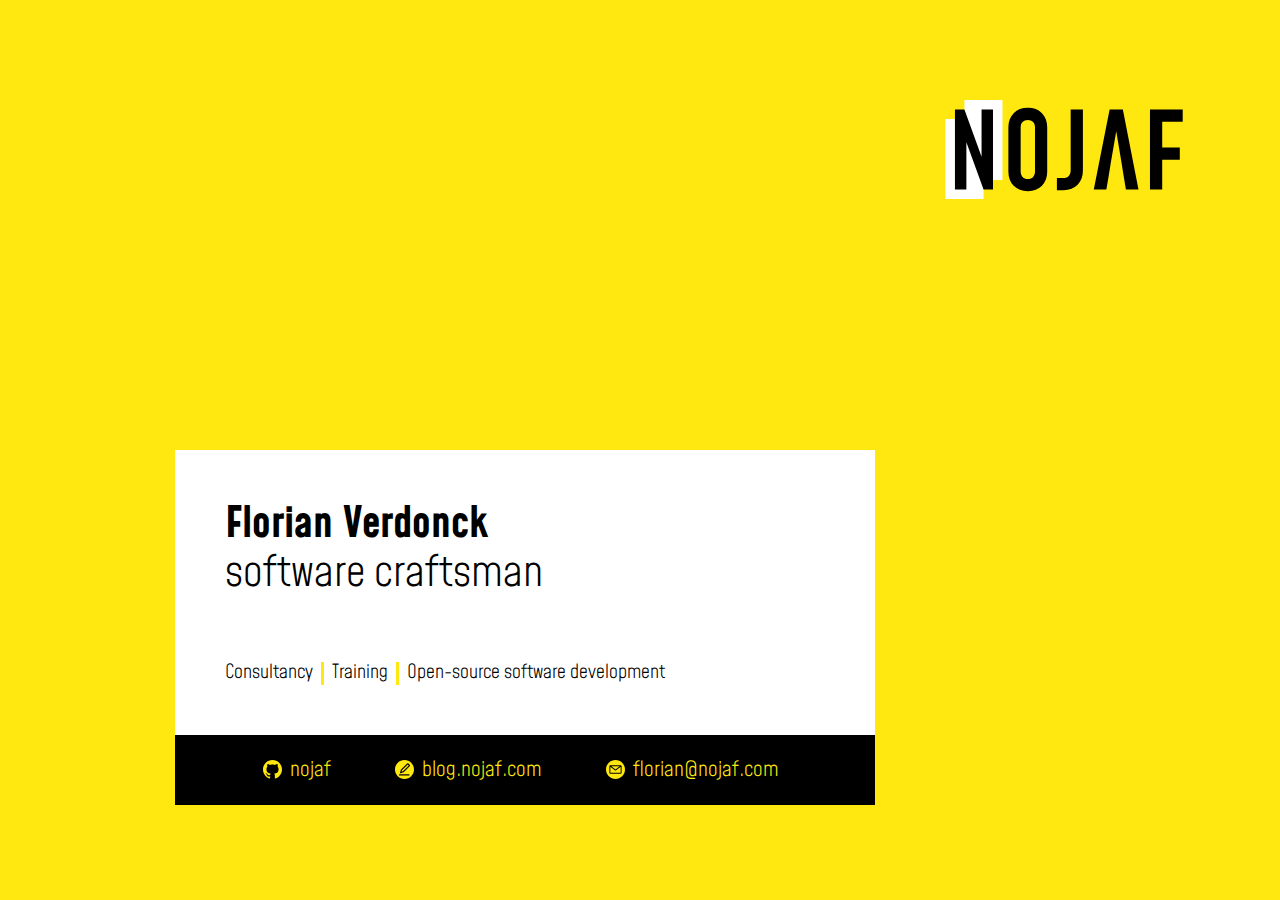
<file: index.html>
<!DOCTYPE html>
<html>

<head>
    <title>nojaf.com | Florian Verdonck</title>
    <link rel="apple-touch-icon" sizes="180x180" href="/apple-touch-icon.png">
    <link rel="icon" type="image/png" sizes="32x32" href="/favicon-32x32.png">
    <link rel="icon" type="image/png" sizes="16x16" href="/favicon-16x16.png">
    <link rel="manifest" href="/site.webmanifest">
    <link rel="mask-icon" href="/safari-pinned-tab.svg" color="#5bbad5">
    <meta name="msapplication-TileColor" content="#da532c">
    <meta name="theme-color" content="#ffffff">
    <link rel="preconnect" href="https://fonts.googleapis.com">
    <link rel="preconnect" href="https://fonts.gstatic.com" crossorigin>
    <link href="https://fonts.googleapis.com/css2?family=Mohave:wght@300;700&display=swap" rel="stylesheet">
    <link rel="stylesheet" type="text/css" href="style.css">
    <meta name="viewport" content="initial-scale=1, maximum-scale=1">
    <link rel="icon" href="favicon.ico?v=1" type="image/icon">
    <meta name="description"
          content="Homepage of Nojaf BV, a freelance software craftsman.">
    <meta name="author" content="Florian Verdonck">
    <meta name="robots" content="index, follow">
    <meta name="keywords"
          content="nojaf, nojaf.com,Florian Verdonck,Florian,Verdonck,software craftsman,Open source,FSharp">
    <base target="_blank"/>
</head>

<body>
<img id="logo" src="/images/logo.svg" alt="Logo Nojaf BV">
<main>
    <div id="inner">
        <h1>Florian Verdonck</h1>
        <h2>software craftsman</h2>
        <ul>
            <li>Consultancy</li>
            <li>Training</li>
            <li>Open-source software development</li>
        </ul> 
    </div>
    <footer>
        <ul>
            <li>
                <a href="https://github.com/nojaf">
                    <img src="/images/github.svg" alt="Github logo">
                    nojaf</a>
            </li>
            <li>
                <a href="https://blog.nojaf.com/">
                    <img src="/images/blog.svg" alt="Blog icon">
                    blog.nojaf.com</a>
            </li>
            <li>
                <a href="mailto:florian@nojaf.com">
                    <img src="/images/mail.svg" alt="Mail icon">
                    florian@nojaf.com</a>
            </li>
        </ul>
    </footer>
</main>
</body>

</html>
</file>
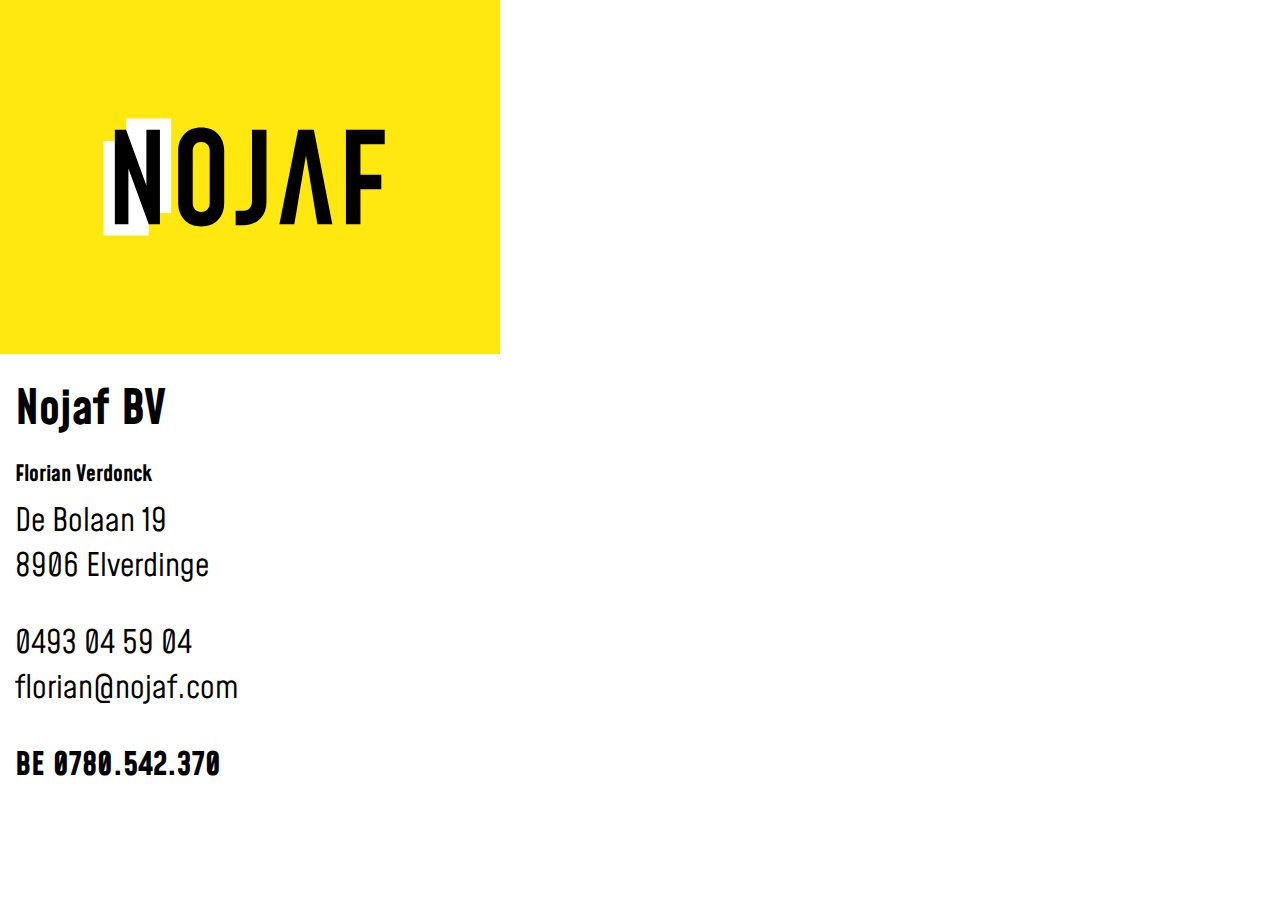
<file: vat.html>
<!DOCTYPE html>
<html>

<head>
    <title>nojaf.com | VAT</title>
    <meta name="robots" content="noindex">
    <link rel="apple-touch-icon" sizes="180x180" href="/apple-touch-icon.png">
    <link rel="icon" type="image/png" sizes="32x32" href="/favicon-32x32.png">
    <link rel="icon" type="image/png" sizes="16x16" href="/favicon-16x16.png">
    <link rel="manifest" href="/site.webmanifest">
    <link rel="mask-icon" href="/safari-pinned-tab.svg" color="#5bbad5">
    <meta name="msapplication-TileColor" content="#da532c">
    <meta name="theme-color" content="#ffffff">
    <link rel="preconnect" href="https://fonts.googleapis.com">
    <link rel="preconnect" href="https://fonts.gstatic.com" crossorigin>
    <link href="https://fonts.googleapis.com/css2?family=Mohave:wght@300;700&display=swap" rel="stylesheet">
    <link rel="stylesheet" type="text/css" href="vat.css">
    <meta name="viewport" content="initial-scale=1, maximum-scale=1">
    <link rel="icon" href="favicon.ico?v=1" type="image/icon">
    <meta name="author" content="Florian Verdonck">
    <base target="_blank"/>
</head>

<body>
<img id="logo" src="/images/logo.svg" alt="Logo Nojaf BV">
<main>
    <h1>Nojaf BV</h1>
    <h2>Florian Verdonck</h2>
    <address>
        De Bolaan 19<br />
        8906 Elverdinge<br />
    </address>
    <p>0493 04 59 04</br>
       florian@nojaf.com</p>
    <strong>BE 0780.542.370</strong>
</main>
</body>

</html>
</file>
<file: style.css>
html {
    font-family: 'Mohave', sans-serif;
}

body {
    background-color: #ffe710;
    padding: 0;
    margin: 0;
}

main {
    padding: 0;
    margin: 15px;
}

#inner {
    background-color: #fff;
    padding: 15px;
}

h1 {
    font-size: 2.66rem;
    line-height: 3.0833rem;
    font-weight: bold;
    margin: 0;
    padding: 0;
}

h2 {
    font-size: 2.66rem;
    line-height: 3.0833rem;
    font-weight: lighter;
    padding: 0;
    margin: 0 0 3rem;
}

ul {
    margin: 0;
    padding: 0;
}

#inner ul {
    display: flex;
    flex-wrap: wrap;
}

#inner ul li {
    display: inline-block;
    padding-right: 0.5rem;
    padding-left: 0.5rem;
    margin-bottom: 0.5rem;
    font-size: 1.2rem;
    line-height: 1.4rem;
    font-weight: 300;
}

#inner ul li:first-child {
    padding-left: 0;
}

#inner ul li:not(:first-child) {
    border-left: 3px solid #ffe710;
}

footer {
    background-color: #000;
}

footer ul {
    padding: 1rem 2rem;
    display: flex;
    flex-wrap: wrap;
}

footer ul li a {
    display: flex;
    align-items: center;
    margin-right: 0.5rem;
    font-weight: 300;
    font-size: 1.2rem;
    line-height: 2.4rem;
}

footer ul li a img {
    height: 1.2rem;
    margin-right: 0.5rem;
}

footer ul li a:hover {

}

footer ul li a:visited {
    color: #ffe710;
}

footer ul li a:link {
    color: #ffe710;
    text-decoration: none;
}

@media (min-width: 768px) {
    #logo {
        position: fixed;
        top: 0;
        right: 0;
        width: 33vw;
    }

    main {
        position: fixed;
        left: 10rem;
        bottom: 5rem;
        width: 60vw;
        max-width: 700px;
    }

    #inner {
        padding: 50px;
    }

    h2 {
        margin-bottom: 4rem;
    }

    #inner ul li {
        margin-bottom: 0;
    }

    footer ul {
        justify-content: space-evenly;
    }

    footer ul li a:link {
        font-size: 1.3rem;
    }
}
</file>
<file: vat.css>
html {
    font-family: 'Mohave', sans-serif;
}

body {
    padding: 0;
    margin: 0;
}

body {
    background-color: #fff;
}

main {
    padding: 0;
    margin: 15px;
}

img {
    background-color: #ffe710;
    max-width: 500px;
}

h1 {
    font-size: 3rem;
    margin: 1rem 0;
}

h2 {
    font-size: 1.4rem;
    margin: 0.6rem 0;
}

p {
    font-size: 2rem;
}

address {
    font-size: 2rem;
    font-style: normal;
}

strong {
    font-size: 2rem;
    margin: 1rem 0;
    display: block;
}
</file>
